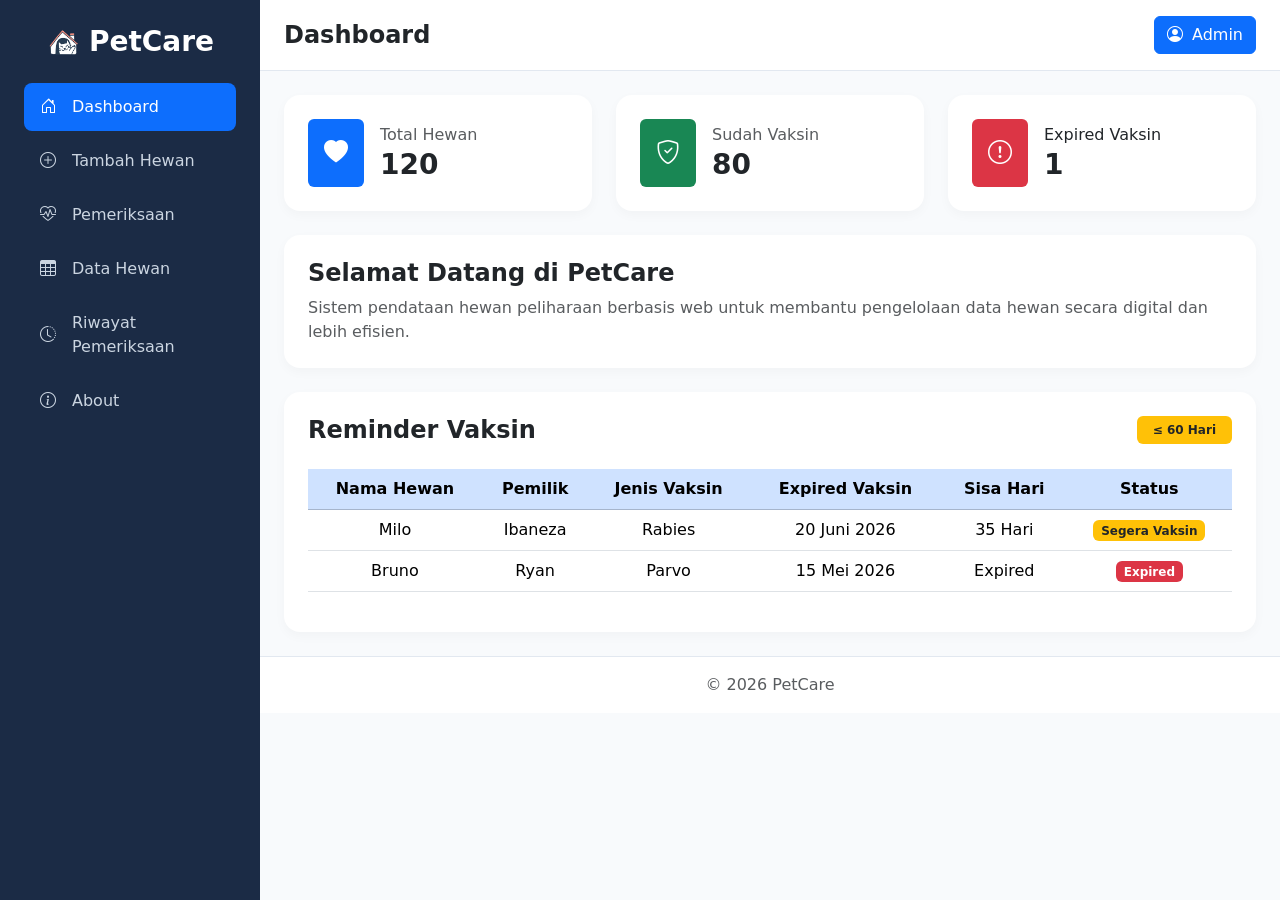
<file: index.html>
<!DOCTYPE html>
<html lang="id">

<head>
    <meta charset="UTF-8">
    <meta name="viewport" content="width=device-width, initial-scale=1.0">
    <title>PetCare - Dashboard</title>

    <!-- Bootstrap -->
    <link href="https://cdn.jsdelivr.net/npm/bootstrap@5.3.3/dist/css/bootstrap.min.css" rel="stylesheet">

    <!-- Bootstrap Icon -->
    <link rel="stylesheet" href="https://cdn.jsdelivr.net/npm/bootstrap-icons@1.11.3/font/bootstrap-icons.min.css">

    <link rel="stylesheet" href="css/style.css">
</head>

<body>

    <div class="d-flex flex-column flex-md-row">
        <div class="d-flex flex-column flex-md-row">
        <div class="sidebar p-4 d-none d-md-block">
            <h3 class="text-white text-center mb-4 d-flex align-items-center justify-content-center gap-2">
                <img src="assets/img/logo.png" alt="Logo PetCare" width="35">
                <span class="fw-bold">PetCare</span>
            </h3>

            <ul class="nav flex-column">
                <li class="nav-item">
                    <a href="index.html" class="nav-link active">
                        <i class="bi bi-house-door me-3"></i> Dashboard
                    </a>
                </li>
                <li class="nav-item">
                    <a href="form.html" class="nav-link">
                        <i class="bi bi-plus-circle me-3"></i> Tambah Hewan
                    </a>
                </li>
                <li class="nav-item">
                    <a href="pemeriksaan.html" class="nav-link">
                        <i class="bi bi-heart-pulse me-3"></i> Pemeriksaan
                    </a>
                </li>
                <li class="nav-item">
                    <a href="tabel.html" class="nav-link">
                        <i class="bi bi-table me-3"></i> Data Hewan
                    </a>
                </li>
                <li class="nav-item">
                    <a href="riwayat_pemeriksaan.html" class="nav-link">
                        <i class="bi bi-clock-history me-3"></i> Riwayat Pemeriksaan
                    </a>
                </li>
                <li class="nav-item">
                    <a href="about.html" class="nav-link">
                        <i class="bi bi-info-circle me-3"></i> About
                    </a>
                </li>
            </ul>
        </div>

        <!-- Mobile Sidebar (Offcanvas) -->
        <div class="offcanvas offcanvas-start text-white p-3" tabindex="-1" id="mobileSidebar">
            <div class="offcanvas-header">
                <h5 class="offcanvas-title d-flex align-items-center gap-2 fw-bold">
                    <img src="assets/img/logo.png" width="30" alt="Logo">
                    PetCare
                </h5>
                <button type="button" class="btn-close btn-close-white" data-bs-dismiss="offcanvas"></button>
            </div>
            <div class="offcanvas-body px-0">
                <ul class="nav flex-column">
                    <li class="nav-item">
                        <a href="index.html" class="nav-link active">
                            <i class="bi bi-house-door me-3"></i> Dashboard
                        </a>
                    </li>
                    <li class="nav-item">
                        <a href="form.html" class="nav-link">
                            <i class="bi bi-plus-circle me-3"></i> Tambah Hewan
                        </a>
                    </li>
                    <li class="nav-item">
                        <a href="pemeriksaan.html" class="nav-link">
                            <i class="bi bi-heart-pulse me-3"></i> Pemeriksaan
                        </a>
                    </li>
                    <li class="nav-item">
                        <a href="tabel.html" class="nav-link">
                            <i class="bi bi-table me-3"></i> Data Hewan
                        </a>
                    </li>
                    <li class="nav-item">
                        <a href="riwayat_pemeriksaan.html" class="nav-link">
                            <i class="bi bi-clock-history me-3"></i> Riwayat Pemeriksaan
                        </a>
                    </li>
                    <li class="nav-item">
                        <a href="about.html" class="nav-link">
                            <i class="bi bi-info-circle me-3"></i> About
                        </a>
                    </li>
                </ul>
            </div>
        </div>

        <!-- Main Content -->
        <div class="flex-grow-1 d-flex flex-column min-vh-100">

            <!-- Navbar -->
            <nav class="navbar top-navbar px-4 py-3">

                <div class="d-flex align-items-center">

                    <!-- Burger Button -->
                    <button class="btn btn-primary d-md-none me-3" type="button" data-bs-toggle="offcanvas"
                        data-bs-target="#mobileSidebar">

                        <i class="bi bi-list"></i>

                    </button>

                    <h4 class="fw-bold mb-0">
                        Dashboard
                    </h4>

                </div>

                <div>
                    <button class="btn btn-primary">
                        <i class="bi bi-person-circle me-1"></i>
                        Admin
                    </button>
                </div>

            </nav>

            <!-- Content -->
            <div class="container-fluid p-4">

                <!-- Card Statistik -->
                <div class="row g-4">

                    <div class="col-md-4">
                        <div class="card custom-card p-4">

                            <div class="d-flex align-items-center">

                                <div class="bg-primary text-white rounded p-3 me-3">
                                    <i class="bi bi-heart-fill fs-4"></i>
                                </div>

                                <div>
                                    <h6 class="text-muted mb-1">
                                        Total Hewan
                                    </h6>

                                    <h3 class="fw-bold mb-0">
                                        120
                                    </h3>
                                </div>

                            </div>

                        </div>
                    </div>

                    <div class="col-md-4">
                        <div class="card custom-card p-4">

                            <div class="d-flex align-items-center">

                                <div class="bg-success text-white rounded p-3 me-3">
                                    <i class="bi bi-shield-check fs-4"></i>
                                </div>

                                <div>
                                    <h6 class="text-muted mb-1">
                                        Sudah Vaksin
                                    </h6>

                                    <h3 class="fw-bold mb-0">
                                        80
                                    </h3>
                                </div>

                            </div>

                        </div>
                    </div>

                    <div class="col-md-4">
                        <div class="card custom-card p-4">

                            <div class="d-flex align-items-center">

                                <div class="bg-danger text-white rounded p-3 me-3">
                                    <i class="bi bi-exclamation-circle fs-4"></i>
                                </div>

                                <div>
                                    <h6 class="mb-1">
                                        Expired Vaksin
                                    </h6>

                                    <h3 class="fw-bold mb-0">
                                        1
                                    </h3>
                                </div>

                            </div>

                        </div>
                    </div>

                </div>

                <!-- Welcome -->
                <div class="card custom-card mt-4 p-4">

                    <h4 class="fw-bold">
                        Selamat Datang di PetCare
                    </h4>

                    <p class="text-muted mb-0">
                        Sistem pendataan hewan peliharaan berbasis web
                        untuk membantu pengelolaan data hewan secara
                        digital dan lebih efisien.
                    </p>

                </div>

                <!-- Reminder Vaksin -->
                <div class="card custom-card mt-4 p-4">

                    <div class="d-flex justify-content-between align-items-center mb-4">

                        <h4 class="fw-bold mb-0">
                            Reminder Vaksin
                        </h4>

                        <span class="badge bg-warning text-dark px-3 py-2">
                            ≤ 60 Hari
                        </span>

                    </div>

                    <div class="table-responsive">

                        <table class="table table-hover align-middle">

                            <thead class="table-primary text-center">

                                <tr>
                                    <th>Nama Hewan</th>
                                    <th>Pemilik</th>
                                    <th>Jenis Vaksin</th>
                                    <th>Expired Vaksin</th>
                                    <th>Sisa Hari</th>
                                    <th>Status</th>
                                </tr>

                            </thead>

                            <tbody class="text-center">

                                <tr>

                                    <td>Milo</td>
                                    <td>Ibaneza</td>
                                    <td>Rabies</td>
                                    <td>20 Juni 2026</td>
                                    <td>35 Hari</td>

                                    <td>
                                        <span class="badge bg-warning text-dark">
                                            Segera Vaksin
                                        </span>
                                    </td>

                                </tr>

                                <tr>

                                    <td>Bruno</td>
                                    <td>Ryan</td>
                                    <td>Parvo</td>
                                    <td>15 Mei 2026</td>
                                    <td>Expired</td>

                                    <td>
                                        <span class="badge bg-danger">
                                            Expired
                                        </span>
                                    </td>

                                </tr>

                            </tbody>

                        </table>

                    </div>

                </div>

            </div>

            <!-- Footer -->
            <footer class="text-center py-3">

                <p class="mb-0 text-muted">
                    © 2026 PetCare
                </p>

            </footer>

        </div>

    </div>

    <!-- Bootstrap JS -->
    <script src="https://cdn.jsdelivr.net/npm/bootstrap@5.3.3/dist/js/bootstrap.bundle.min.js"></script>

</body>

</html>
</file>
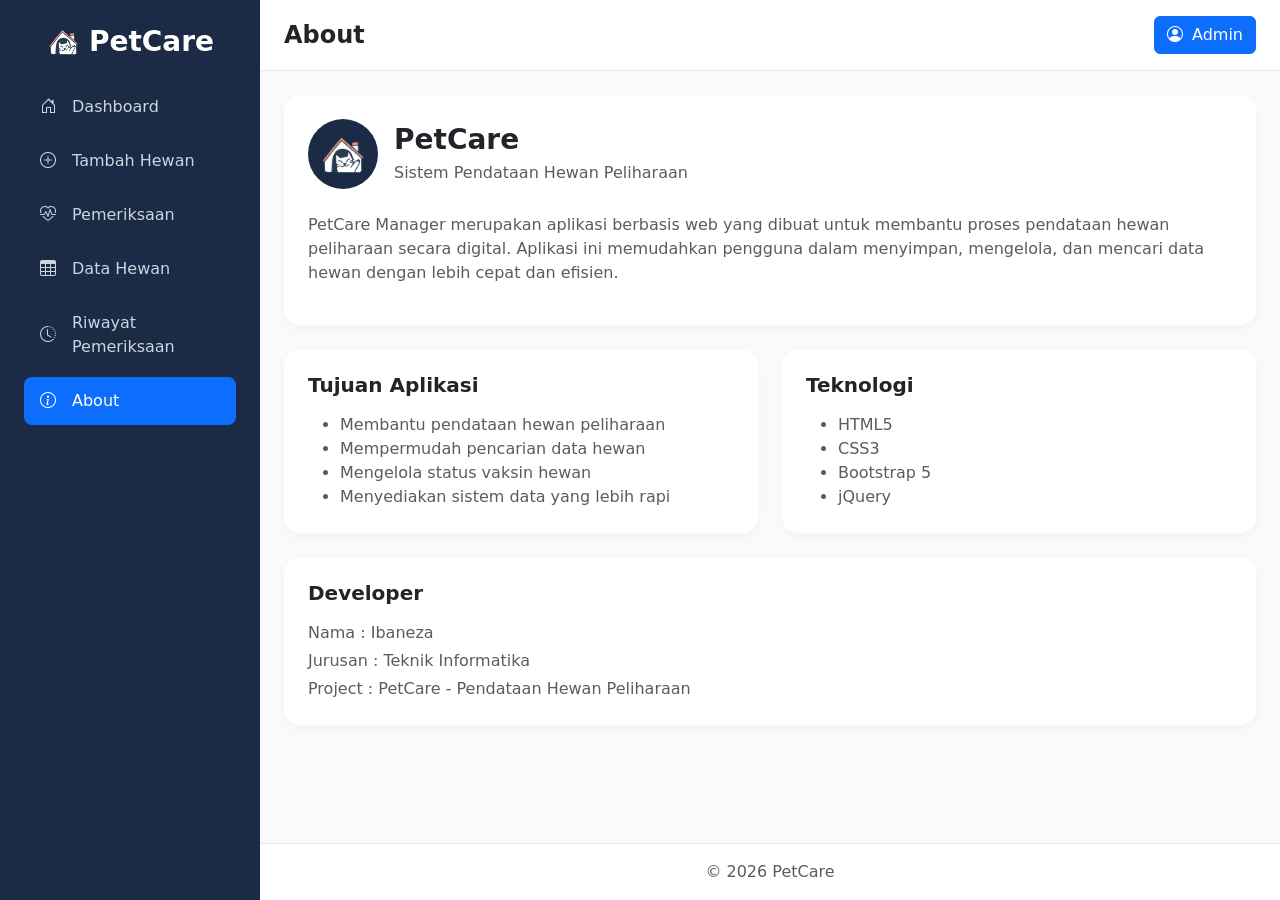
<file: about.html>
<!DOCTYPE html>
<html lang="id">

<head>
    <meta charset="UTF-8">
    <meta name="viewport" content="width=device-width, initial-scale=1.0">
    <title>PetCare - About</title>

    <!-- Bootstrap -->
    <link href="https://cdn.jsdelivr.net/npm/bootstrap@5.3.3/dist/css/bootstrap.min.css" rel="stylesheet">

    <!-- Bootstrap Icon -->
    <link rel="stylesheet" href="https://cdn.jsdelivr.net/npm/bootstrap-icons@1.11.3/font/bootstrap-icons.min.css">

    <link rel="stylesheet" href="css/style.css">
</head>

<body>

    <div class="d-flex flex-column flex-md-row">

        <!-- Sidebar Desktop -->
        <div class="sidebar p-4 d-none d-md-block">
            <h3 class="text-white text-center mb-4 d-flex align-items-center justify-content-center gap-2">
                <img src="assets/img/logo.png" alt="Logo PetCare" width="35">
                <span class="fw-bold">PetCare</span>
            </h3>

            <ul class="nav flex-column">
                <li class="nav-item">
                    <a href="index.html" class="nav-link">
                        <i class="bi bi-house-door me-3"></i> Dashboard
                    </a>
                </li>
                <li class="nav-item">
                    <a href="form.html" class="nav-link">
                        <i class="bi bi-plus-circle me-3"></i> Tambah Hewan
                    </a>
                </li>
                <li class="nav-item">
                    <a href="pemeriksaan.html" class="nav-link">
                        <i class="bi bi-heart-pulse me-3"></i> Pemeriksaan
                    </a>
                </li>
                <li class="nav-item">
                    <a href="tabel.html" class="nav-link">
                        <i class="bi bi-table me-3"></i> Data Hewan
                    </a>
                </li>
                <li class="nav-item">
                    <a href="riwayat_pemeriksaan.html" class="nav-link">
                        <i class="bi bi-clock-history me-3"></i> Riwayat Pemeriksaan
                    </a>
                </li>
                <li class="nav-item">
                    <a href="about.html" class="nav-link active">
                        <i class="bi bi-info-circle me-3"></i> About
                    </a>
                </li>
            </ul>
        </div>

        <!-- Mobile Sidebar (Offcanvas) -->
        <div class="offcanvas offcanvas-start text-white p-3" tabindex="-1" id="mobileSidebar">
            <div class="offcanvas-header">
                <h5 class="offcanvas-title d-flex align-items-center gap-2 fw-bold">
                    <img src="assets/img/logo.png" width="30" alt="Logo">
                    PetCare
                </h5>
                <button type="button" class="btn-close btn-close-white" data-bs-dismiss="offcanvas"></button>
            </div>
            <div class="offcanvas-body px-0">
                <ul class="nav flex-column">
                    <li class="nav-item">
                        <a href="index.html" class="nav-link">
                            <i class="bi bi-house-door me-3"></i> Dashboard
                        </a>
                    </li>
                    <li class="nav-item">
                        <a href="form.html" class="nav-link">
                            <i class="bi bi-plus-circle me-3"></i> Tambah Hewan
                        </a>
                    </li>
                    <li class="nav-item">
                        <a href="pemeriksaan.html" class="nav-link">
                            <i class="bi bi-heart-pulse me-3"></i> Pemeriksaan
                        </a>
                    </li>
                    <li class="nav-item">
                        <a href="tabel.html" class="nav-link">
                            <i class="bi bi-table me-3"></i> Data Hewan
                        </a>
                    </li>
                    <li class="nav-item">
                        <a href="riwayat_pemeriksaan.html" class="nav-link">
                            <i class="bi bi-clock-history me-3"></i> Riwayat Pemeriksaan
                        </a>
                    </li>
                    <li class="nav-item">
                        <a href="about.html" class="nav-link active">
                            <i class="bi bi-info-circle me-3"></i> About
                        </a>
                    </li>
                </ul>
            </div>
        </div>

        <!-- Main Content -->
        <div class="flex-grow-1 d-flex flex-column min-vh-100">

            <!-- Navbar -->
            <nav class="navbar top-navbar px-4 py-3">
                <div class="d-flex align-items-center">
                    <!-- Burger Button -->
                    <button class="btn btn-primary d-md-none me-3" type="button" data-bs-toggle="offcanvas" data-bs-target="#mobileSidebar">
                        <i class="bi bi-list"></i>
                    </button>
                    <h4 class="fw-bold mb-0">About</h4>
                </div>
                <div>
                    <button class="btn btn-primary">
                        <i class="bi bi-person-circle me-1"></i> Admin
                    </button>
                </div>
            </nav>

            <!-- Content -->
            <div class="container-fluid p-4">

                <!-- About Card -->
                <div class="card custom-card p-4 mb-4">
                    <div class="d-flex align-items-center gap-3 mb-4">
                        <div class="text-white rounded-circle d-flex align-items-center justify-content-center" style="width: 70px; height: 70px; background-color: #1b2b45;">
                            <img src="assets/img/logo.png" width="50" alt="Logo">
                        </div>
                        <div>
                            <h3 class="fw-bold mb-1">PetCare</h3>
                            <p class="text-muted mb-0">Sistem Pendataan Hewan Peliharaan</p>
                        </div>
                    </div>
                    <p class="text-muted">
                        PetCare Manager merupakan aplikasi berbasis web yang dibuat untuk membantu proses pendataan hewan peliharaan secara digital. Aplikasi ini memudahkan pengguna dalam menyimpan, mengelola, dan mencari data hewan dengan lebih cepat dan efisien.
                    </p>
                </div>

                <!-- Information -->
                <div class="row g-4">
                    <!-- Tujuan -->
                    <div class="col-md-6">
                        <div class="card custom-card p-4 h-100">
                            <div class="d-flex align-items-center mb-3">
                                <h5 class="fw-bold mb-0">Tujuan Aplikasi</h5>
                            </div>
                            <ul class="text-muted mb-0">
                                <li>Membantu pendataan hewan peliharaan</li>
                                <li>Mempermudah pencarian data hewan</li>
                                <li>Mengelola status vaksin hewan</li>
                                <li>Menyediakan sistem data yang lebih rapi</li>
                            </ul>
                        </div>
                    </div>

                    <!-- Teknologi -->
                    <div class="col-md-6">
                        <div class="card custom-card p-4 h-100">
                            <div class="d-flex align-items-center mb-3">
                                <h5 class="fw-bold mb-0">Teknologi</h5>
                            </div>
                            <ul class="text-muted mb-0">
                                <li>HTML5</li>
                                <li>CSS3</li>
                                <li>Bootstrap 5</li>
                                <li>jQuery</li>
                            </ul>
                        </div>
                    </div>

                    <!-- Developer -->
                    <div class="col-12">
                        <div class="card custom-card p-4">
                            <div class="d-flex align-items-center mb-3">
                                <h5 class="fw-bold mb-0">Developer</h5>
                            </div>
                            <p class="text-muted mb-1">Nama : Ibaneza</p>
                            <p class="text-muted mb-1">Jurusan : Teknik Informatika</p>
                            <p class="text-muted mb-0">Project : PetCare - Pendataan Hewan Peliharaan</p>
                        </div>
                    </div>
                </div>

            </div>

            <!-- Footer -->
            <footer class="text-center py-3 mt-auto">
                <p class="mb-0 text-muted">© 2026 PetCare</p>
            </footer>

        </div>

    </div>

    <!-- Bootstrap JS -->
    <script src="https://cdn.jsdelivr.net/npm/bootstrap@5.3.3/dist/js/bootstrap.bundle.min.js"></script>

</body>

</html>
</file>
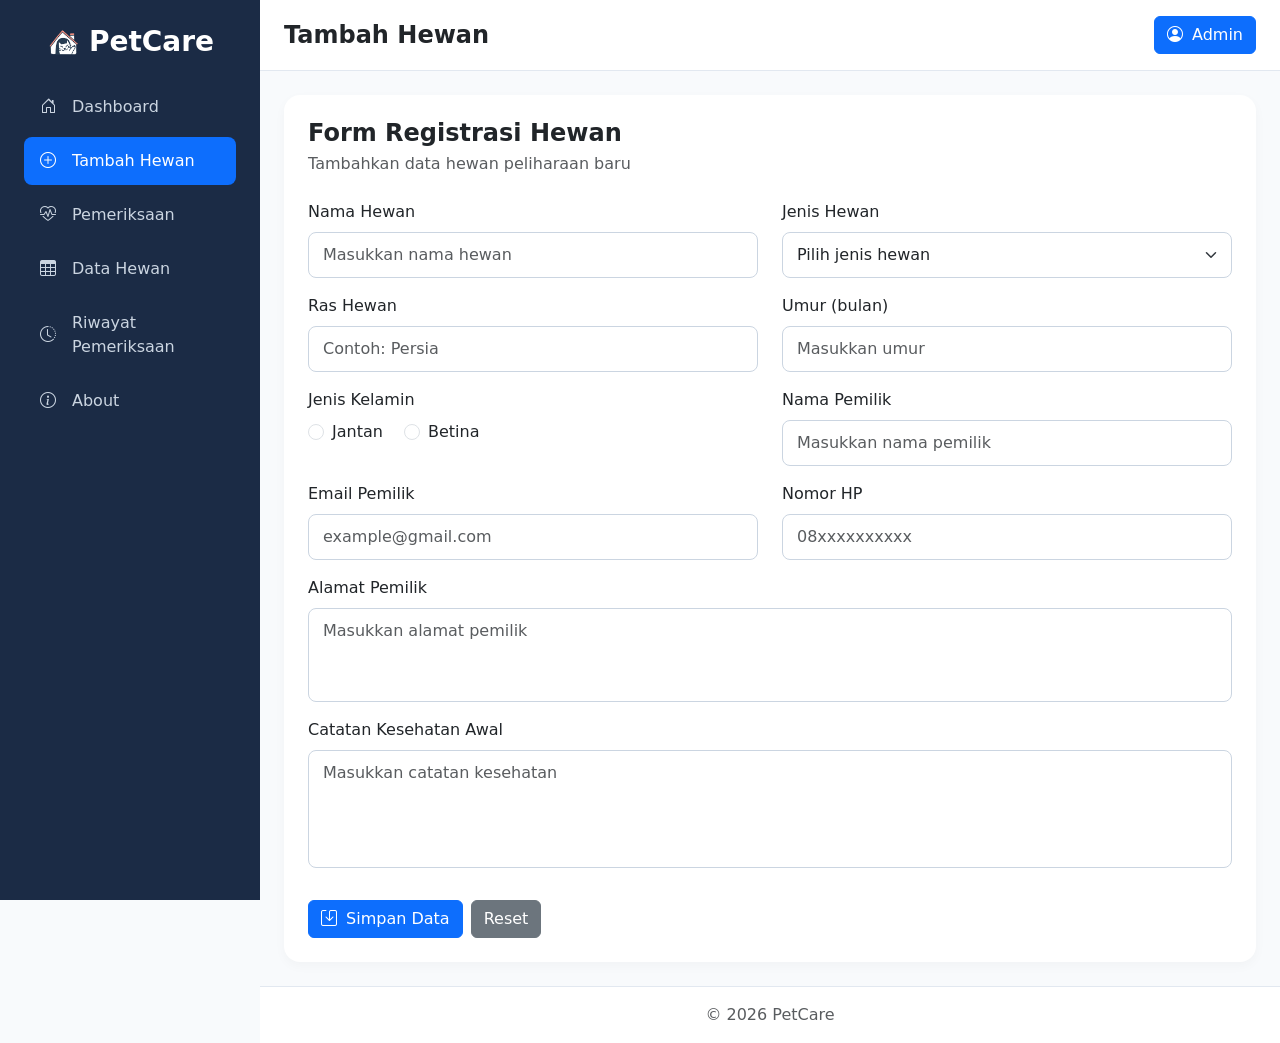
<file: form.html>
<!DOCTYPE html>
<html lang="id">

<head>
    <meta charset="UTF-8">
    <meta name="viewport" content="width=device-width, initial-scale=1.0">
    <title>PetCare - Tambah Hewan</title>

    <!-- Bootstrap -->
    <link href="https://cdn.jsdelivr.net/npm/bootstrap@5.3.3/dist/css/bootstrap.min.css" rel="stylesheet">

    <!-- Bootstrap Icon -->
    <link rel="stylesheet" href="https://cdn.jsdelivr.net/npm/bootstrap-icons@1.11.3/font/bootstrap-icons.min.css">

    <link rel="stylesheet" href="css/style.css">
</head>

<body>

    <div class="d-flex flex-column flex-md-row">

        <div class="d-flex flex-column flex-md-row">

        <!-- Sidebar Desktop -->
        <div class="sidebar p-4 d-none d-md-block">
            <h3 class="text-white text-center mb-4 d-flex align-items-center justify-content-center gap-2">
                <img src="assets/img/logo.png" alt="Logo PetCare" width="35">
                <span class="fw-bold">PetCare</span>
            </h3>

            <ul class="nav flex-column">
                <li class="nav-item">
                    <a href="index.html" class="nav-link">
                        <i class="bi bi-house-door me-3"></i> Dashboard
                    </a>
                </li>
                <li class="nav-item">
                    <a href="form.html" class="nav-link active">
                        <i class="bi bi-plus-circle me-3"></i> Tambah Hewan
                    </a>
                </li>
                <li class="nav-item">
                    <a href="pemeriksaan.html" class="nav-link">
                        <i class="bi bi-heart-pulse me-3"></i> Pemeriksaan
                    </a>
                </li>
                <li class="nav-item">
                    <a href="tabel.html" class="nav-link">
                        <i class="bi bi-table me-3"></i> Data Hewan
                    </a>
                </li>
                <li class="nav-item">
                    <a href="riwayat_pemeriksaan.html" class="nav-link">
                        <i class="bi bi-clock-history me-3"></i> Riwayat Pemeriksaan
                    </a>
                </li>
                <li class="nav-item">
                    <a href="about.html" class="nav-link">
                        <i class="bi bi-info-circle me-3"></i> About
                    </a>
                </li>
            </ul>
        </div>

        <!-- Mobile Sidebar (Offcanvas) -->
        <div class="offcanvas offcanvas-start text-white p-3" tabindex="-1" id="mobileSidebar">
            <div class="offcanvas-header">
                <h5 class="offcanvas-title d-flex align-items-center gap-2 fw-bold">
                    <img src="assets/img/logo.png" width="30" alt="Logo">
                    PetCare
                </h5>
                <button type="button" class="btn-close btn-close-white" data-bs-dismiss="offcanvas"></button>
            </div>
            <div class="offcanvas-body px-0">
                <ul class="nav flex-column">
                    <li class="nav-item">
                        <a href="index.html" class="nav-link">
                            <i class="bi bi-house-door me-3"></i> Dashboard
                        </a>
                    </li>
                    <li class="nav-item">
                        <a href="form.html" class="nav-link active">
                            <i class="bi bi-plus-circle me-3"></i> Tambah Hewan
                        </a>
                    </li>
                    <li class="nav-item">
                        <a href="pemeriksaan.html" class="nav-link">
                            <i class="bi bi-heart-pulse me-3"></i> Pemeriksaan
                        </a>
                    </li>
                    <li class="nav-item">
                        <a href="tabel.html" class="nav-link">
                            <i class="bi bi-table me-3"></i> Data Hewan
                        </a>
                    </li>
                    <li class="nav-item">
                        <a href="riwayat_pemeriksaan.html" class="nav-link">
                            <i class="bi bi-clock-history me-3"></i> Riwayat Pemeriksaan
                        </a>
                    </li>
                    <li class="nav-item">
                        <a href="about.html" class="nav-link">
                            <i class="bi bi-info-circle me-3"></i> About
                        </a>
                    </li>
                </ul>
            </div>
        </div>

        <!-- Main Content -->
        <div class="flex-grow-1 d-flex flex-column min-vh-100">

            <!-- Navbar -->
            <nav class="navbar top-navbar px-4 py-3">

                <div class="d-flex align-items-center">

                    <!-- Burger Button -->
                    <button class="btn btn-primary d-md-none me-3" type="button" data-bs-toggle="offcanvas"
                        data-bs-target="#mobileSidebar">

                        <i class="bi bi-list"></i>

                    </button>

                    <h4 class="fw-bold mb-0">
                        Tambah Hewan
                    </h4>

                </div>

                <div>
                    <button class="btn btn-primary">
                        <i class="bi bi-person-circle me-1"></i>
                        Admin
                    </button>
                </div>

            </nav>

            <!-- Content -->
            <div class="container-fluid p-4">

                <div class="card custom-card p-4">

                    <div class="d-flex justify-content-between align-items-center mb-4">

                        <div>
                            <h4 class="fw-bold mb-1">
                                Form Registrasi Hewan
                            </h4>

                            <p class="text-muted mb-0">
                                Tambahkan data hewan peliharaan baru
                            </p>
                        </div>

                    </div>

                    <form>

                        <div class="row">

                            <!-- Nama Hewan -->
                            <div class="col-md-6 mb-3">
                                <label class="form-label">
                                    Nama Hewan
                                </label>

                                <input type="text" class="form-control" placeholder="Masukkan nama hewan">
                            </div>

                            <!-- Jenis Hewan -->
                            <div class="col-md-6 mb-3">
                                <label class="form-label">
                                    Jenis Hewan
                                </label>

                                <select class="form-select">

                                    <option selected disabled>
                                        Pilih jenis hewan
                                    </option>

                                    <option>Kucing</option>
                                    <option>Anjing</option>
                                    <option>Kelinci</option>
                                    <option>Burung</option>

                                </select>
                            </div>

                            <!-- Ras Hewan -->
                            <div class="col-md-6 mb-3">
                                <label class="form-label">
                                    Ras Hewan
                                </label>

                                <input type="text" class="form-control" placeholder="Contoh: Persia">
                            </div>

                            <!-- Umur -->
                            <div class="col-md-6 mb-3">
                                <label class="form-label">
                                    Umur (bulan)
                                </label>

                                <input type="number" class="form-control" placeholder="Masukkan umur">
                            </div>

                            <!-- Jenis Kelamin -->
                            <div class="col-md-6 mb-3">

                                <label class="form-label d-block">
                                    Jenis Kelamin
                                </label>

                                <div class="form-check form-check-inline">

                                    <input class="form-check-input" type="radio" name="gender">

                                    <label class="form-check-label">
                                        Jantan
                                    </label>

                                </div>

                                <div class="form-check form-check-inline">

                                    <input class="form-check-input" type="radio" name="gender">

                                    <label class="form-check-label">
                                        Betina
                                    </label>

                                </div>

                            </div>

                            <!-- Nama Pemilik -->
                            <div class="col-md-6 mb-3">
                                <label class="form-label">
                                    Nama Pemilik
                                </label>

                                <input type="text" class="form-control" placeholder="Masukkan nama pemilik">
                            </div>

                            <!-- Email -->
                            <div class="col-md-6 mb-3">
                                <label class="form-label">
                                    Email Pemilik
                                </label>

                                <input type="email" class="form-control" placeholder="example@gmail.com">
                            </div>

                            <!-- Nomor HP -->
                            <div class="col-md-6 mb-3">
                                <label class="form-label">
                                    Nomor HP
                                </label>

                                <input type="number" class="form-control" placeholder="08xxxxxxxxxx">
                            </div>

                            <!-- Alamat -->
                            <div class="col-12 mb-3">
                                <label class="form-label">
                                    Alamat Pemilik
                                </label>

                                <textarea class="form-control" rows="3"
                                    placeholder="Masukkan alamat pemilik"></textarea>
                            </div>

                            <!-- Catatan -->
                            <div class="col-12 mb-3">
                                <label class="form-label">
                                    Catatan Kesehatan Awal
                                </label>

                                <textarea class="form-control" rows="4"
                                    placeholder="Masukkan catatan kesehatan"></textarea>
                            </div>

                        </div>

                        <!-- Button -->
                        <div class="d-flex gap-2 mt-3">

                            <button type="submit" class="btn btn-primary btn-custom">

                                <i class="bi bi-save me-1"></i>
                                Simpan Data
                            </button>

                            <button type="reset" class="btn btn-secondary btn-custom">

                                Reset
                            </button>

                        </div>

                    </form>     

                </div>

            </div>

            <!-- Footer -->
            <footer class="text-center py-3">

                <p class="mb-0 text-muted">
                    © 2026 PetCare
                </p>

            </footer>

        </div>

    </div>

    <!-- Bootstrap JS -->
    <script src="https://cdn.jsdelivr.net/npm/bootstrap@5.3.3/dist/js/bootstrap.bundle.min.js"></script>

</body>

</html>
</file>
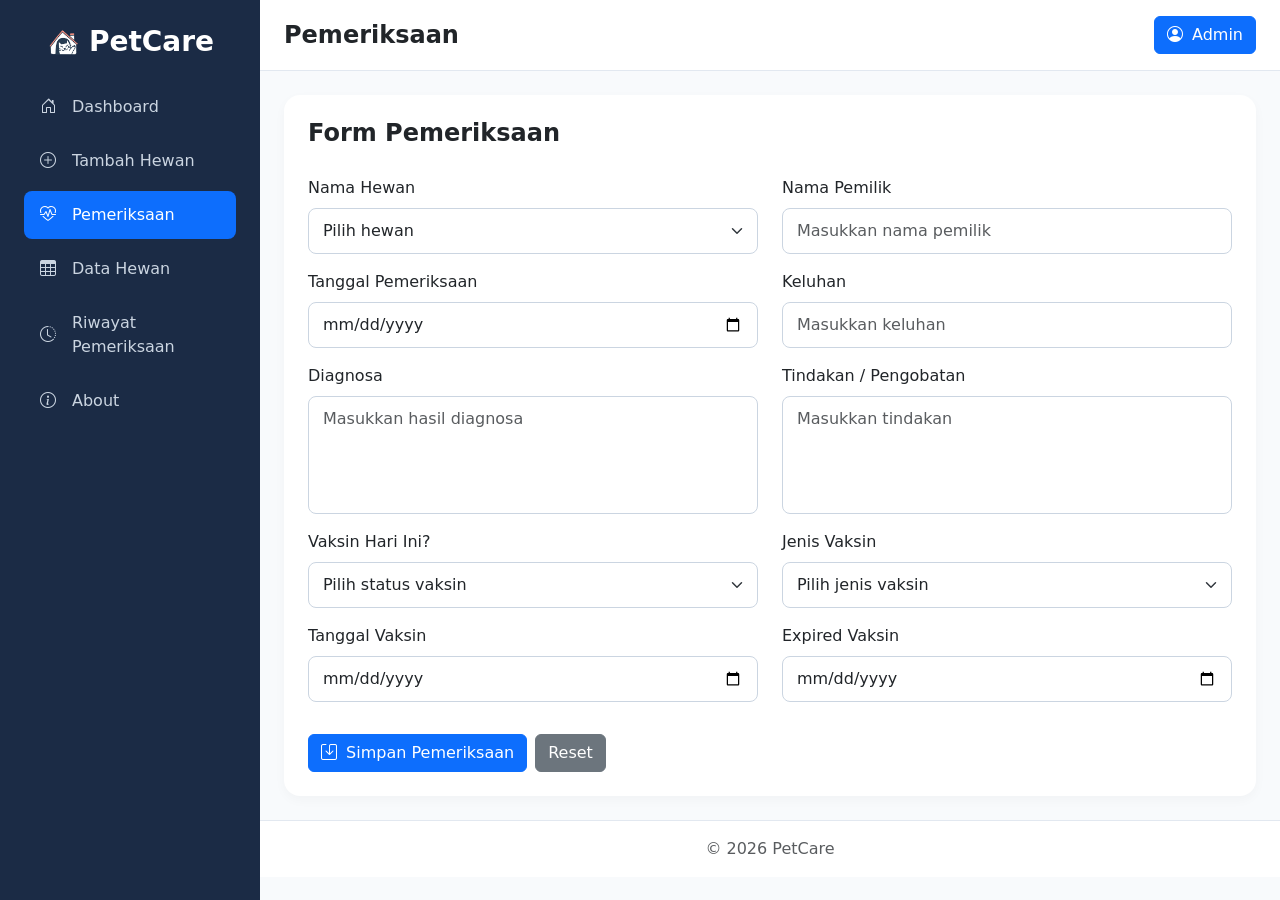
<file: pemeriksaan.html>
<!DOCTYPE html>
<html lang="id">

<head>
    <meta charset="UTF-8">
    <meta name="viewport" content="width=device-width, initial-scale=1.0">
    <title>PetCare - Form Pemeriksaan</title>

    <!-- Bootstrap -->
    <link href="https://cdn.jsdelivr.net/npm/bootstrap@5.3.3/dist/css/bootstrap.min.css" rel="stylesheet">

    <!-- Bootstrap Icon -->
    <link rel="stylesheet" href="https://cdn.jsdelivr.net/npm/bootstrap-icons@1.11.3/font/bootstrap-icons.min.css">

    <link rel="stylesheet" href="css/style.css">
</head>

<body>

    <div class="d-flex flex-column flex-md-row">

        <!-- Sidebar Desktop -->
        <div class="sidebar p-4 d-none d-md-block">
            <h3 class="text-white text-center mb-4 d-flex align-items-center justify-content-center gap-2">
                <img src="assets/img/logo.png" alt="Logo PetCare" width="35">
                <span class="fw-bold">PetCare</span>
            </h3>

            <ul class="nav flex-column">
                <li class="nav-item">
                    <a href="index.html" class="nav-link">
                        <i class="bi bi-house-door me-3"></i> Dashboard
                    </a>
                </li>
                <li class="nav-item">
                    <a href="form.html" class="nav-link">
                        <i class="bi bi-plus-circle me-3"></i> Tambah Hewan
                    </a>
                </li>
                <li class="nav-item">
                    <a href="pemeriksaan.html" class="nav-link active">
                        <i class="bi bi-heart-pulse me-3"></i> Pemeriksaan
                    </a>
                </li>
                <li class="nav-item">
                    <a href="tabel.html" class="nav-link">
                        <i class="bi bi-table me-3"></i> Data Hewan
                    </a>
                </li>
                <li class="nav-item">
                    <a href="riwayat_pemeriksaan.html" class="nav-link">
                        <i class="bi bi-clock-history me-3"></i> Riwayat Pemeriksaan
                    </a>
                </li>
                <li class="nav-item">
                    <a href="about.html" class="nav-link">
                        <i class="bi bi-info-circle me-3"></i> About
                    </a>
                </li>
            </ul>
        </div>

        <!-- Mobile Sidebar (Offcanvas) -->
        <div class="offcanvas offcanvas-start text-white p-3" tabindex="-1" id="mobileSidebar">
            <div class="offcanvas-header">
                <h5 class="offcanvas-title d-flex align-items-center gap-2 fw-bold">
                    <img src="assets/img/logo.png" width="30" alt="Logo">
                    PetCare
                </h5>
                <button type="button" class="btn-close btn-close-white" data-bs-dismiss="offcanvas"></button>
            </div>
            <div class="offcanvas-body px-0">
                <ul class="nav flex-column">
                    <li class="nav-item">
                        <a href="index.html" class="nav-link">
                            <i class="bi bi-house-door me-3"></i> Dashboard
                        </a>
                    </li>
                    <li class="nav-item">
                        <a href="form.html" class="nav-link">
                            <i class="bi bi-plus-circle me-3"></i> Tambah Hewan
                        </a>
                    </li>
                    <li class="nav-item">
                        <a href="pemeriksaan.html" class="nav-link active">
                            <i class="bi bi-heart-pulse me-3"></i> Pemeriksaan
                        </a>
                    </li>
                    <li class="nav-item">
                        <a href="tabel.html" class="nav-link">
                            <i class="bi bi-table me-3"></i> Data Hewan
                        </a>
                    </li>
                    <li class="nav-item">
                        <a href="riwayat_pemeriksaan.html" class="nav-link">
                            <i class="bi bi-clock-history me-3"></i> Riwayat Pemeriksaan
                        </a>
                    </li>
                    <li class="nav-item">
                        <a href="about.html" class="nav-link">
                            <i class="bi bi-info-circle me-3"></i> About
                        </a>
                    </li>
                </ul>
            </div>
        </div>

        <!-- Main Content -->
        <div class="flex-grow-1 d-flex flex-column min-vh-100">

            <!-- Navbar -->
            <nav class="navbar top-navbar px-4 py-3">

                <div class="d-flex align-items-center">

                    <!-- Burger Button -->
                    <button class="btn btn-primary d-md-none me-3" type="button" data-bs-toggle="offcanvas"
                        data-bs-target="#mobileSidebar">

                        <i class="bi bi-list"></i>

                    </button>

                    <h4 class="fw-bold mb-0">
                        Pemeriksaan
                    </h4>

                </div>

                <div>
                    <button class="btn btn-primary">
                        <i class="bi bi-person-circle me-1"></i>
                        Admin
                    </button>
                </div>

            </nav>

            <!-- Content -->
            <div class="container-fluid p-4">

                <div class="card custom-card p-4">

                    <div class="d-flex justify-content-between align-items-center mb-4">

                        <div>
                            <h4 class="fw-bold mb-1">
                                Form Pemeriksaan
                            </h4>
                        </div>

                    </div>

                    <form>

                        <div class="row">

                            <!-- Nama Hewan -->
                            <div class="col-md-6 mb-3">
                                <label class="form-label">
                                    Nama Hewan
                                </label>

                                <select class="form-select">

                                    <option selected disabled>
                                        Pilih hewan
                                    </option>

                                    <option>Milo</option>
                                    <option>Bruno</option>
                                    <option>Kitty</option>

                                </select>
                            </div>

                            <!-- Nama Pemilik -->
                            <div class="col-md-6 mb-3">
                                <label class="form-label">
                                    Nama Pemilik
                                </label>

                                <input type="text" class="form-control" placeholder="Masukkan nama pemilik">
                            </div>

                            <!-- Tanggal Pemeriksaan -->
                            <div class="col-md-6 mb-3">
                                <label class="form-label">
                                    Tanggal Pemeriksaan
                                </label>

                                <input type="date" class="form-control">
                            </div>

                            <!-- Keluhan -->
                            <div class="col-md-6 mb-3">
                                <label class="form-label">
                                    Keluhan
                                </label>

                                <input type="text" class="form-control" placeholder="Masukkan keluhan">
                            </div>

                            <!-- Diagnosa -->
                            <div class="col-md-6 mb-3">
                                <label class="form-label">
                                    Diagnosa
                                </label>

                                <textarea class="form-control" rows="4"
                                    placeholder="Masukkan hasil diagnosa"></textarea>
                            </div>

                            <!-- Tindakan -->
                            <div class="col-md-6 mb-3">
                                <label class="form-label">
                                    Tindakan / Pengobatan
                                </label>

                                <textarea class="form-control" rows="4" placeholder="Masukkan tindakan"></textarea>
                            </div>

                            <!-- Status Vaksin -->
                            <div class="col-md-6 mb-3">
                                <label class="form-label">
                                    Vaksin Hari Ini?
                                </label>

                                <select class="form-select">

                                    <option selected disabled>
                                        Pilih status vaksin
                                    </option>

                                    <option>Ya</option>
                                    <option>Tidak</option>

                                </select>
                            </div>

                            <!-- Jenis Vaksin -->
                            <div class="col-md-6 mb-3">
                                <label class="form-label">
                                    Jenis Vaksin
                                </label>

                                <select class="form-select">

                                    <option selected disabled>
                                        Pilih jenis vaksin
                                    </option>

                                    <option>Rabies</option>
                                    <option>Parvo</option>
                                    <option>Distemper</option>

                                </select>
                            </div>

                            <!-- Tanggal Vaksin -->
                            <div class="col-md-6 mb-3">
                                <label class="form-label">
                                    Tanggal Vaksin
                                </label>

                                <input type="date" class="form-control">
                            </div>

                            <!-- Expired Vaksin -->
                            <div class="col-md-6 mb-3">
                                <label class="form-label">
                                    Expired Vaksin
                                </label>

                                <input type="date" class="form-control">
                            </div>

                        </div>

                        <!-- Button -->
                        <div class="d-flex gap-2 mt-3">

                            <button type="submit" class="btn btn-primary btn-custom">

                                <i class="bi bi-save me-1"></i>
                                Simpan Pemeriksaan
                            </button>

                            <button type="reset" class="btn btn-secondary btn-custom">

                                Reset
                            </button>

                        </div>

                    </form>

                </div>

            </div>

            <!-- Footer -->
            <footer class="text-center py-3">

                <p class="mb-0 text-muted">
                    © 2026 PetCare
                </p>

            </footer>

        </div>

    </div>

    <!-- Bootstrap JS -->
    <script src="https://cdn.jsdelivr.net/npm/bootstrap@5.3.3/dist/js/bootstrap.bundle.min.js"></script>

</body>

</html>
</file>
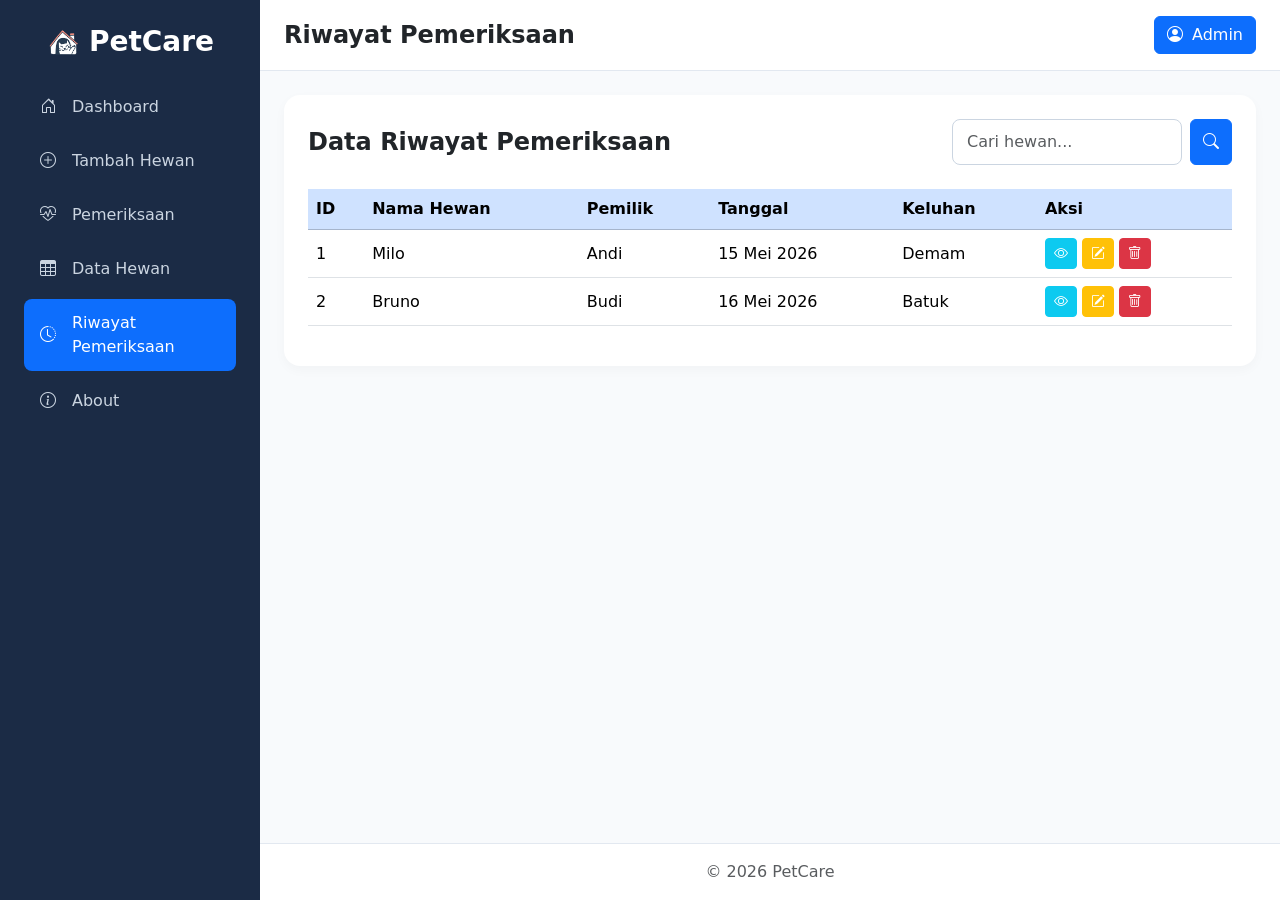
<file: riwayat_pemeriksaan.html>
<!DOCTYPE html>
<html lang="id">

<head>
    <meta charset="UTF-8">
    <meta name="viewport" content="width=device-width, initial-scale=1.0">
    <title>PetCare - Riwayat Pemeriksaan</title>

    <link href="https://cdn.jsdelivr.net/npm/bootstrap@5.3.3/dist/css/bootstrap.min.css" rel="stylesheet">

    <link rel="stylesheet" href="https://cdn.jsdelivr.net/npm/bootstrap-icons@1.11.3/font/bootstrap-icons.min.css">

    <link rel="stylesheet" href="css/style.css">
</head>

<body>

    <div class="d-flex flex-column flex-md-row">

        <div class="sidebar p-4 d-none d-md-block">
            <h3 class="text-white text-center mb-4 d-flex align-items-center justify-content-center gap-2">
                <img src="assets/img/logo.png" alt="Logo PetCare" width="35">
                <span class="fw-bold">PetCare</span>
            </h3>

            <ul class="nav flex-column">
                <li class="nav-item">
                    <a href="index.html" class="nav-link">
                        <i class="bi bi-house-door me-3"></i> Dashboard
                    </a>
                </li>
                <li class="nav-item">
                    <a href="form.html" class="nav-link">
                        <i class="bi bi-plus-circle me-3"></i> Tambah Hewan
                    </a>
                </li>
                <li class="nav-item">
                    <a href="pemeriksaan.html" class="nav-link">
                        <i class="bi bi-heart-pulse me-3"></i> Pemeriksaan
                    </a>
                </li>
                <li class="nav-item">
                    <a href="tabel.html" class="nav-link">
                        <i class="bi bi-table me-3"></i> Data Hewan
                    </a>
                </li>
                <li class="nav-item">
                    <a href="riwayat_pemeriksaan.html" class="nav-link active">
                        <i class="bi bi-clock-history me-3"></i> Riwayat Pemeriksaan
                    </a>
                </li>
                <li class="nav-item">
                    <a href="about.html" class="nav-link">
                        <i class="bi bi-info-circle me-3"></i> About
                    </a>
                </li>
            </ul>
        </div>

        <!-- Mobile Sidebar (Offcanvas) -->
        <div class="offcanvas offcanvas-start text-white p-3" tabindex="-1" id="mobileSidebar">
            <div class="offcanvas-header">
                <h5 class="offcanvas-title d-flex align-items-center gap-2 fw-bold">
                    <img src="assets/img/logo.png" width="30" alt="Logo">
                    PetCare
                </h5>
                <button type="button" class="btn-close btn-close-white" data-bs-dismiss="offcanvas"></button>
            </div>
            <div class="offcanvas-body px-0">
                <ul class="nav flex-column">
                    <li class="nav-item">
                        <a href="index.html" class="nav-link">
                            <i class="bi bi-house-door me-3"></i> Dashboard
                        </a>
                    </li>
                    <li class="nav-item">
                        <a href="form.html" class="nav-link">
                            <i class="bi bi-plus-circle me-3"></i> Tambah Hewan
                        </a>
                    </li>
                    <li class="nav-item">
                        <a href="pemeriksaan.html" class="nav-link">
                            <i class="bi bi-heart-pulse me-3"></i> Pemeriksaan
                        </a>
                    </li>
                    <li class="nav-item">
                        <a href="tabel.html" class="nav-link">
                            <i class="bi bi-table me-3"></i> Data Hewan
                        </a>
                    </li>
                    <li class="nav-item">
                        <a href="riwayat_pemeriksaan.html" class="nav-link active">
                            <i class="bi bi-clock-history me-3"></i> Riwayat Pemeriksaan
                        </a>
                    </li>
                    <li class="nav-item">
                        <a href="about.html" class="nav-link">
                            <i class="bi bi-info-circle me-3"></i> About
                        </a>
                    </li>
                </ul>
            </div>
        </div>

        <!-- Main Content -->
        <div class="flex-grow-1 d-flex flex-column min-vh-100">

            <!-- Navbar -->
            <nav class="navbar top-navbar px-4 py-3">

                <div class="d-flex align-items-center">

                    <!-- Burger Button -->
                    <button class="btn btn-primary d-md-none me-3" type="button" data-bs-toggle="offcanvas"
                        data-bs-target="#mobileSidebar">

                        <i class="bi bi-list"></i>

                    </button>

                    <h4 class="fw-bold mb-0">
                        Riwayat Pemeriksaan
                    </h4>

                </div>

                <div>
                    <button class="btn btn-primary">
                        <i class="bi bi-person-circle me-1"></i>
                        Admin
                    </button>
                </div>

            </nav>

            <!-- Content -->
            <div class="container-fluid p-4">

                <!-- Table -->
                <div class="card custom-card p-4">

                    <!-- Header -->
                    <div class="d-flex justify-content-between align-items-center mb-4">

                        <h4 class="fw-bold mb-0">
                           Data Riwayat Pemeriksaan
                        </h4>

                        <div class="d-flex gap-2">

                            <input type="text" class="form-control" placeholder="Cari hewan...">

                            <button class="btn btn-primary">
                                <i class="bi bi-search"></i>
                            </button>

                        </div>

                    </div>

                    <div class="table-responsive">

                        <table class="table table-hover align-middle">

                            <thead class="table-primary">

                                <tr>
                                    <th>ID</th>
                                    <th>Nama Hewan</th>
                                    <th>Pemilik</th>
                                    <th>Tanggal</th>
                                    <th>Keluhan</th>
                                    <th>Aksi</th>
                                </tr>

                            </thead>

                            <tbody>

                                <tr>

                                    <td>1</td>
                                    <td>Milo</td>
                                    <td>Andi</td>
                                    <td>15 Mei 2026</td>
                                    <td>Demam</td>

                                    <td>

                                        <!-- Detail -->
                                        <button class="btn btn-sm btn-info text-white">
                                            <i class="bi bi-eye"></i>
                                        </button>

                                        <!-- Edit -->
                                        <button class="btn btn-sm btn-warning text-white">
                                            <i class="bi bi-pencil-square"></i>
                                        </button>

                                        <!-- Hapus -->
                                        <button class="btn btn-sm btn-danger">
                                            <i class="bi bi-trash"></i>
                                        </button>

                                    </td>

                                </tr>

                                <tr>

                                    <td>2</td>
                                    <td>Bruno</td>
                                    <td>Budi</td>
                                    <td>16 Mei 2026</td>
                                    <td>Batuk</td>

                                    <td>

                                        <button class="btn btn-sm btn-info text-white">
                                            <i class="bi bi-eye"></i>
                                        </button>

                                        <button class="btn btn-sm btn-warning text-white">
                                            <i class="bi bi-pencil-square"></i>
                                        </button>

                                        <button class="btn btn-sm btn-danger">
                                            <i class="bi bi-trash"></i>
                                        </button>

                                    </td>

                                </tr>

                            </tbody>

                        </table>

                    </div>

                </div>

            </div>

            <!-- Footer -->
            <footer class="text-center py-3 mt-auto">

                <p class="mb-0 text-muted">
                    © 2026 PetCare
                </p>

            </footer>

        </div>

    </div>

    <!-- Bootstrap JS -->
    <script src="https://cdn.jsdelivr.net/npm/bootstrap@5.3.3/dist/js/bootstrap.bundle.min.js"></script>

</body>

</html>
</file>
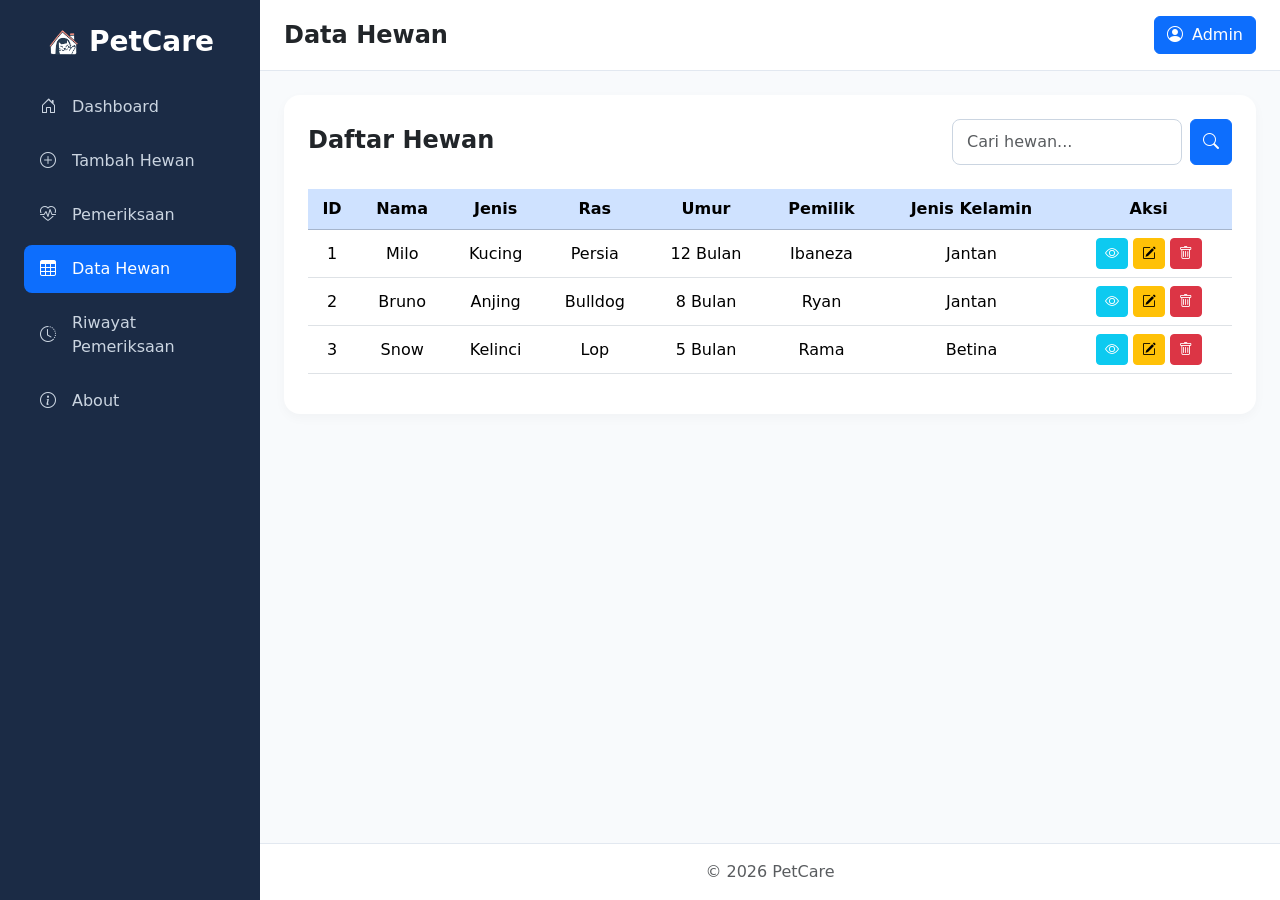
<file: tabel.html>
<!DOCTYPE html>
<html lang="id">

<head>
    <meta charset="UTF-8">
    <meta name="viewport" content="width=device-width, initial-scale=1.0">
    <title>PetCare - Data Hewan</title>

    <!-- Bootstrap -->
    <link href="https://cdn.jsdelivr.net/npm/bootstrap@5.3.3/dist/css/bootstrap.min.css" rel="stylesheet">

    <!-- Bootstrap Icon -->
    <link rel="stylesheet" href="https://cdn.jsdelivr.net/npm/bootstrap-icons@1.11.3/font/bootstrap-icons.min.css">

    <link rel="stylesheet" href="css/style.css">
</head>

<body>

    <div class="d-flex flex-column flex-md-row">

        <!-- Sidebar Desktop (Disembunyikan di layar kecil dengan d-none d-md-block) -->
        <div class="sidebar p-4 d-none d-md-block">
            <h3 class="text-white text-center mb-4 d-flex align-items-center justify-content-center gap-2">
                <img src="assets/img/logo.png" alt="Logo PetCare" width="35">
                <span class="fw-bold">PetCare</span>
            </h3>

            <ul class="nav flex-column">
                <li class="nav-item">
                    <a href="index.html" class="nav-link">
                        <i class="bi bi-house-door me-3"></i> Dashboard
                    </a>
                </li>
                <li class="nav-item">
                    <a href="form.html" class="nav-link">
                        <i class="bi bi-plus-circle me-3"></i> Tambah Hewan
                    </a>
                </li>
                <li class="nav-item">
                    <a href="pemeriksaan.html" class="nav-link">
                        <i class="bi bi-heart-pulse me-3"></i> Pemeriksaan
                    </a>
                </li>
                <li class="nav-item">
                    <a href="tabel.html" class="nav-link active">
                        <i class="bi bi-table me-3"></i> Data Hewan
                    </a>
                </li>
                <li class="nav-item">
                    <a href="riwayat_pemeriksaan.html" class="nav-link">
                        <i class="bi bi-clock-history me-3"></i> Riwayat Pemeriksaan
                    </a>
                </li>
                <li class="nav-item">
                    <a href="about.html" class="nav-link">
                        <i class="bi bi-info-circle me-3"></i> About
                    </a>
                </li>
            </ul>
        </div>

        <!-- Mobile Sidebar (Offcanvas) -->
        <div class="offcanvas offcanvas-start text-white p-3" tabindex="-1" id="mobileSidebar">
            <div class="offcanvas-header">
                <h5 class="offcanvas-title d-flex align-items-center gap-2 fw-bold">
                    <img src="assets/img/logo.png" width="30" alt="Logo">
                    PetCare
                </h5>
                <button type="button" class="btn-close btn-close-white" data-bs-dismiss="offcanvas"></button>
            </div>
            <div class="offcanvas-body px-0">
                <ul class="nav flex-column">
                    <li class="nav-item">
                        <a href="index.html" class="nav-link">
                            <i class="bi bi-house-door me-3"></i> Dashboard
                        </a>
                    </li>
                    <li class="nav-item">
                        <a href="form.html" class="nav-link">
                            <i class="bi bi-plus-circle me-3"></i> Tambah Hewan
                        </a>
                    </li>
                    <li class="nav-item">
                        <a href="pemeriksaan.html" class="nav-link">
                            <i class="bi bi-heart-pulse me-3"></i> Pemeriksaan
                        </a>
                    </li>
                    <li class="nav-item">
                        <a href="tabel.html" class="nav-link active">
                            <i class="bi bi-table me-3"></i> Data Hewan
                        </a>
                    </li>
                    <li class="nav-item">
                        <a href="riwayat_pemeriksaan.html" class="nav-link">
                            <i class="bi bi-clock-history me-3"></i> Riwayat Pemeriksaan
                        </a>
                    </li>
                    <li class="nav-item">
                        <a href="about.html" class="nav-link">
                            <i class="bi bi-info-circle me-3"></i> About
                        </a>
                    </li>
                </ul>
            </div>
        </div>

        <!-- Main Content -->
        <div class="flex-grow-1 d-flex flex-column min-vh-100">

            <!-- Navbar -->
            <nav class="navbar top-navbar px-4 py-3">
                <div class="d-flex align-items-center">
                    <!-- Burger Button -->
                    <button class="btn btn-primary d-md-none me-3" type="button" data-bs-toggle="offcanvas"
                        data-bs-target="#mobileSidebar">
                        <i class="bi bi-list"></i>
                    </button>
                    <h4 class="fw-bold mb-0">Data Hewan</h4>
                </div>
                <div>
                    <button class="btn btn-primary">
                        <i class="bi bi-person-circle me-1"></i> Admin
                    </button>
                </div>
            </nav>

            <!-- Content -->
            <div class="container-fluid p-4">
                <div class="card custom-card p-4">

                    <!-- Header -->
                    <div class="d-flex flex-column flex-md-row justify-content-between align-items-md-center mb-4 gap-3">
                        <div>
                            <h4 class="fw-bold mb-1">Daftar Hewan</h4>
                        </div>
                        <!-- Search -->
                        <div class="d-flex gap-2">
                            <input type="text" class="form-control" placeholder="Cari hewan...">
                            <button class="btn btn-primary">
                                <i class="bi bi-search"></i>
                            </button>
                        </div>
                    </div>

                    <!-- PERBAIKAN: Menghapus salah satu pembungkus table-responsive yang double -->
                    <div class="table-responsive">
                        <table class="table table-hover align-middle">
                            <thead class="table-primary text-center">
                                <tr>
                                    <th>ID</th>
                                    <th>Nama</th>
                                    <th>Jenis</th>
                                    <th>Ras</th>
                                    <th>Umur</th>
                                    <th>Pemilik</th>
                                    <th>Jenis Kelamin</th>
                                    <th>Aksi</th>
                                </tr>
                            </thead>
                            <tbody class="text-center">
                                <tr>
                                    <td>1</td>
                                    <td>Milo</td>
                                    <td>Kucing</td>
                                    <td>Persia</td>
                                    <td>12 Bulan</td>
                                    <td>Ibaneza</td>
                                    <td>Jantan</td>
                                    <td>
                                        <button class="btn btn-sm btn-info text-white">
                                            <i class="bi bi-eye"></i>
                                        </button>
                                        <button class="btn btn-warning btn-sm">
                                            <i class="bi bi-pencil-square"></i>
                                        </button>
                                        <button class="btn btn-danger btn-sm">
                                            <i class="bi bi-trash"></i>
                                        </button>
                                    </td>
                                </tr>
                                <tr>
                                    <td>2</td>
                                    <td>Bruno</td>
                                    <td>Anjing</td>
                                    <td>Bulldog</td>
                                    <td>8 Bulan</td>
                                    <td>Ryan</td>
                                    <td>Jantan</td>
                                    <td>
                                        <button class="btn btn-sm btn-info text-white">
                                            <i class="bi bi-eye"></i>
                                        </button>
                                        <button class="btn btn-warning btn-sm">
                                            <i class="bi bi-pencil-square"></i>
                                        </button>
                                        <button class="btn btn-danger btn-sm">
                                            <i class="bi bi-trash"></i>
                                        </button>
                                    </td>
                                </tr>
                                <tr>
                                    <td>3</td>
                                    <td>Snow</td>
                                    <td>Kelinci</td>
                                    <td>Lop</td>
                                    <td>5 Bulan</td>
                                    <td>Rama</td>
                                    <td>Betina</td>
                                    <td>
                                        <button class="btn btn-sm btn-info text-white">
                                            <i class="bi bi-eye"></i>
                                        </button>
                                        <button class="btn btn-warning btn-sm">
                                            <i class="bi bi-pencil-square"></i>
                                        </button>
                                        <button class="btn btn-danger btn-sm">
                                            <i class="bi bi-trash"></i>
                                        </button>
                                    </td>
                                </tr>
                            </tbody>
                        </table>
                    </div>

                </div>
            </div>

            <!-- Footer -->
            <footer class="text-center py-3 mt-auto">
                <p class="mb-0 text-muted">© 2026 PetCare</p>
            </footer>

        </div>

    </div>

    <!-- Bootstrap JS -->
    <script src="https://cdn.jsdelivr.net/npm/bootstrap@5.3.3/dist/js/bootstrap.bundle.min.js"></script>

</body>

</html>
</file>
<file: css/style.css>
/* Base Styles */
body {
    background-color: #f8fafc;
    font-family: system-ui, -apple-system, "Segoe UI", Roboto, sans-serif;
}

/* Sidebar Desktop */
.sidebar {
    position: fixed;
    top: 0;
    left: 0;
    width: 260px;
    height: 100vh;
    background: #1b2b45;
    overflow-y: auto;
    z-index: 1030;
}

.sidebar .nav-link {
    color: #cbd5e1;
    padding: 12px 16px;
    border-radius: 8px;
    margin-bottom: 6px;
    transition: all 0.2s ease;
    display: flex;
    align-items: center;
}

.sidebar .nav-link:hover {
    background: #2e3f5a;
    color: white;
}

.sidebar .nav-link.active {
    background: #0d6efd;
    color: white;
}

/* Main Content Area Layout */
.flex-grow-1 {
    min-width: 0;
}

/* Navbar & Utilities */
.top-navbar {
    background: white;
    border-bottom: 1px solid #e2e8f0;
}

.custom-card {
    border: none;
    border-radius: 16px;
    box-shadow: 0 4px 12px rgba(0, 0, 0, 0.03);
    background: white;
}

footer {
    background: white;
    border-top: 1px solid #e2e8f0;
}

/* Forms */
.form-control,
.form-select {
    border-radius: 8px;
    padding: 10px 14px;
    border: 1px solid #cbd5e1;
}

.form-control:focus,
.form-select:focus {
    box-shadow: 0 0 0 4px rgba(13, 110, 253, 0.15);
}

textarea.form-control {
    resize: none;
}

.offcanvas {
    background: #1b2b45;
    width: 280px !important;
}

.offcanvas .nav-link {
    color: #cbd5e1;
    padding: 12px 16px;
    border-radius: 8px;
    margin-bottom: 6px;
    display: flex;
    align-items: center;
    transition: all 0.2s ease;
}

.offcanvas .nav-link:hover {
    background: #2e3f5a;
    color: white;
}

.offcanvas .nav-link.active {
    background: #0d6efd;
    color: white;
}

/* Responsive Handling */
@media (min-width: 768px) {
    .flex-grow-1 {
        margin-left: 260px;
    }
}

@media (max-width: 767.98px) {
    .flex-grow-1 {
        margin-left: 0;
    }
}
</file>
